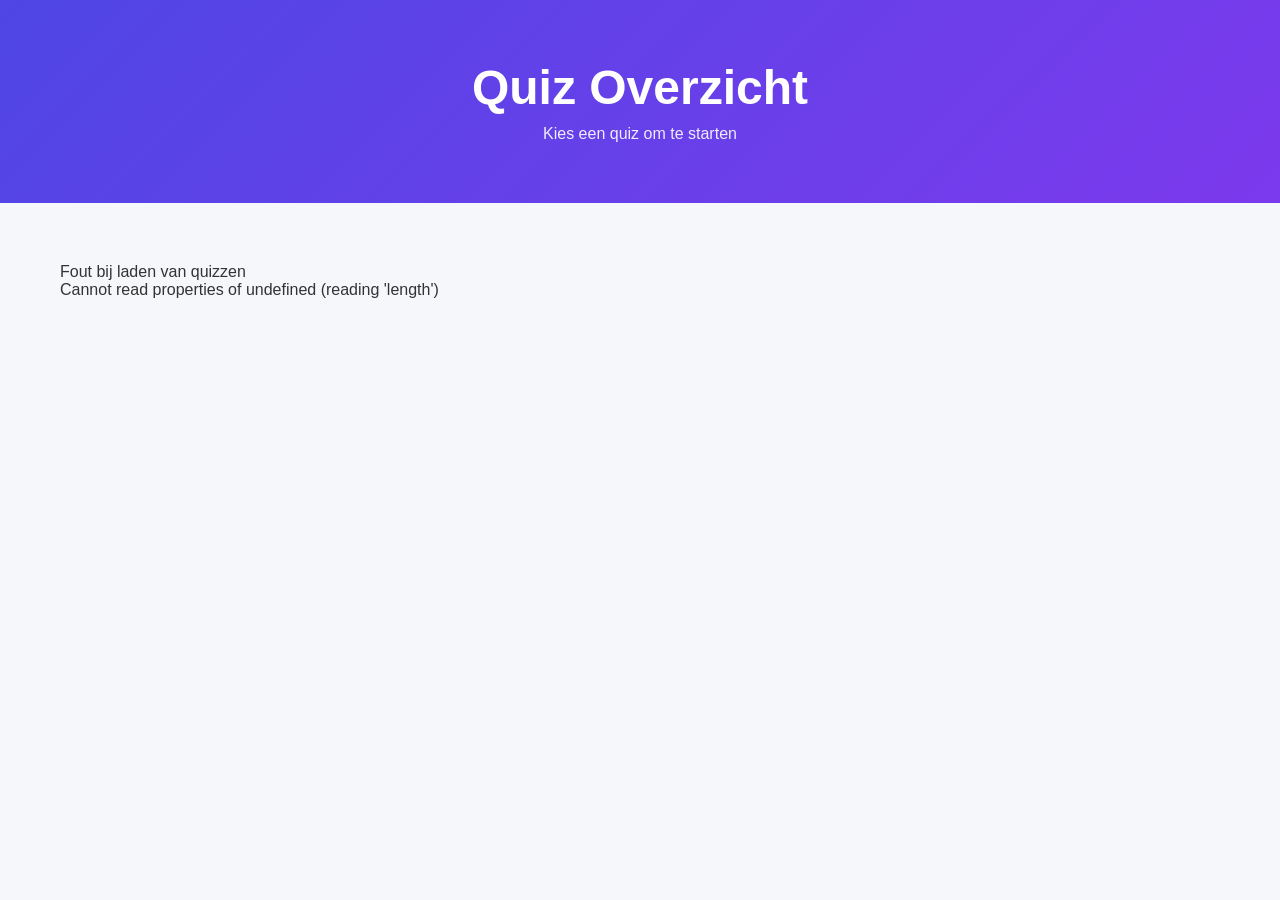
<file: index.html>
<!DOCTYPE html>
<html lang="nl">
<head>
    <meta charset="UTF-8">
    <meta name="viewport" content="width=device-width, initial-scale=1.0">
    <title>Quiz Overzicht</title>
    <link rel="stylesheet" href="style.css">
</head>
<body>

    <header>
        <h1>Quiz Overzicht</h1>
        <p>Kies een quiz om te starten</p>
    </header>

    <main id="quizContainer">
        <div class="loading">
            Quizzes loaden...
        </div>
    </main>

    <script src="script.js"></script>
</body>
</html>
</file>
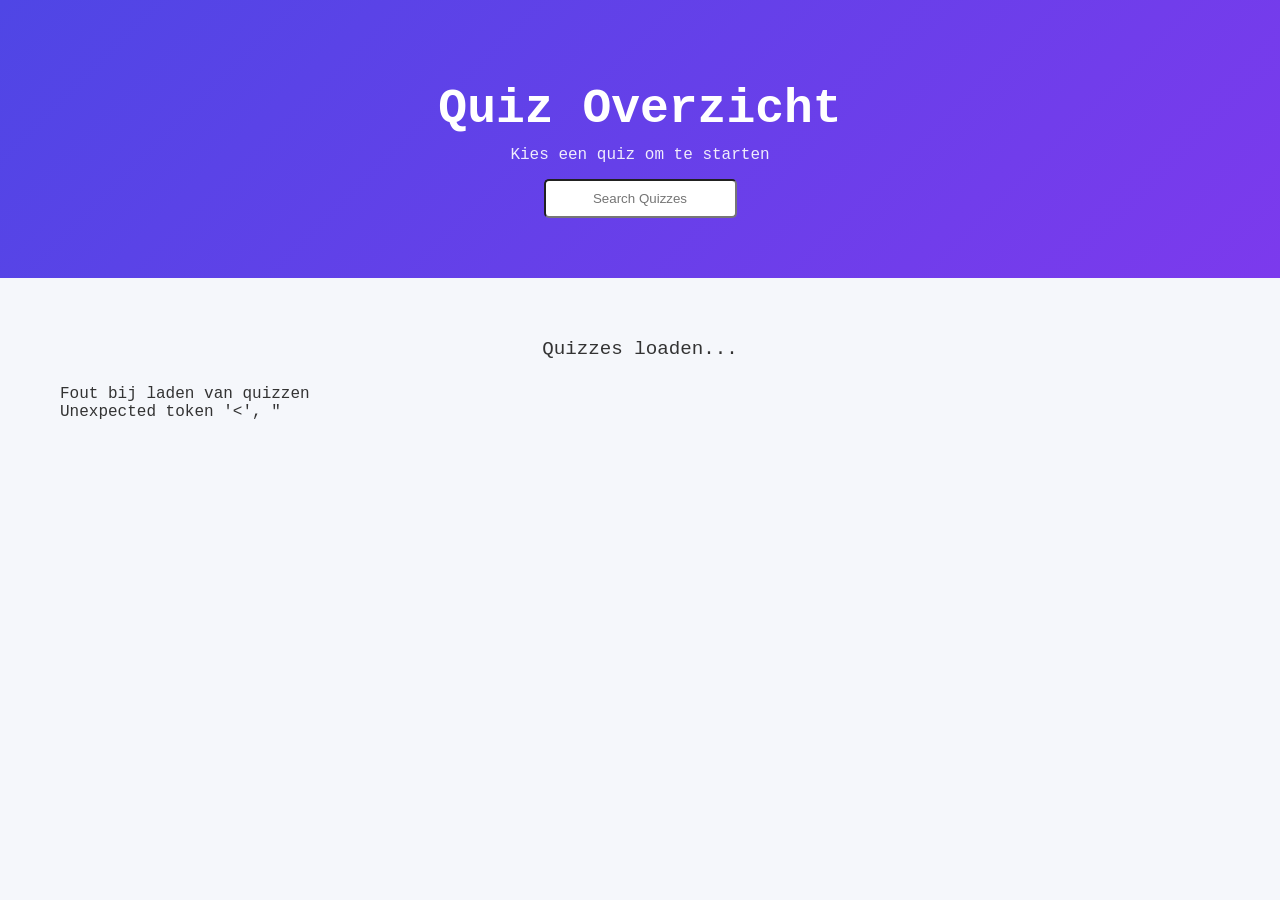
<file: overview/index.html>
<!DOCTYPE html>
<html lang="nl">
<head>
    <meta charset="UTF-8">
    <meta name="viewport" content="width=device-width, initial-scale=1.0">
    <title>Quiz Overzicht</title>
    <link href="style.css" rel="stylesheet">
</head>
<body>

    <header>
        <h1>Quiz Overzicht</h1>
        <p>Kies een quiz om te starten</p>
            <form id="searchbar">
                <input id="search" type="text" placeholder="Search Quizzes">
            </form>
    </header>

    <main id="quizContainer">
        <div class="loading">
            Quizzes loaden...
        </div>
    </main>
    <script defer type="module" src="script.js"></script>
</body>
</html>
</file>
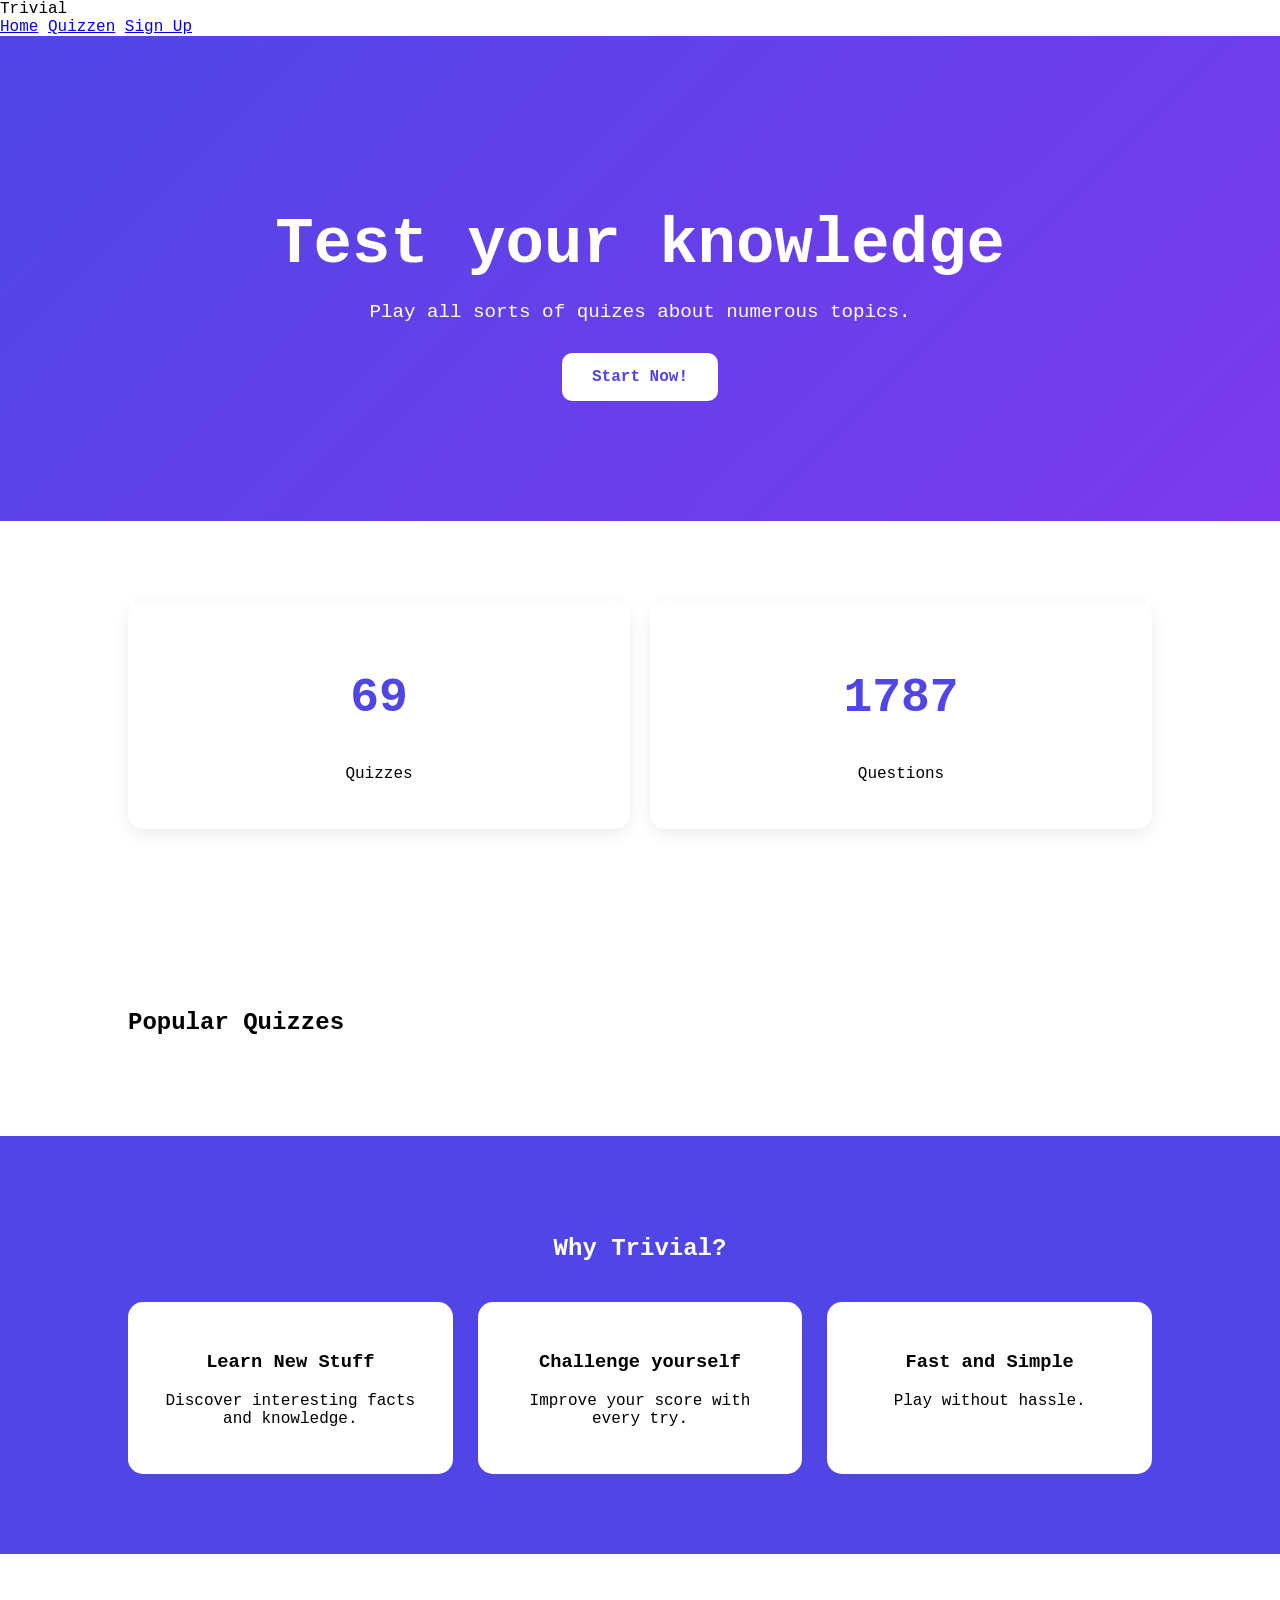
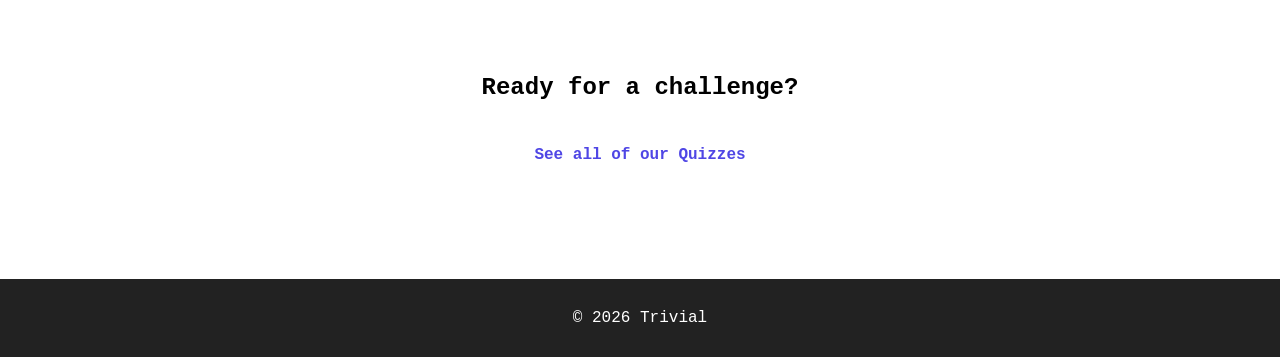
<file: HomePage/homepage.html>
<!DOCTYPE html>
<html lang="nl">
<head>
    <meta charset="UTF-8">
    <meta name="viewport" content="width=device-width, initial-scale=1.0">
    <title>Trivial</title>
    <link rel="stylesheet" href="homepage.css">
        <link rel="icon" type="image/png" href="/Bit-academy-project-week-1//favicon/web-app-manifest-192x192.png" />
</head>
<body>

    <nav>
        <div class="logo">Trivial</div>

        <div class="nav-links">
            <a href="homepage.html">Home</a>
            <a href="/Bit-academy-project-week-1/overview/index.html">Quizzen</a>
    <a href="/Bit-academy-project-week-1/LogInPage/login.html" class="signup-btn">Sign Up</a>
</div>
    </nav>

    <section class="hero">
        <h1>Test your knowledge</h1>
        <p>Play all sorts of quizes about numerous topics.</p>
        <a href="/Bit-academy-project-week-1/overview/index.html" class="hero-btn">Start Now!</a>
    </section>

    <section class="stats">
        <div class="stat-card">
            <h2 id="quizCount">69</h2>
            <p>Quizzes</p>
        </div>

        <div class="stat-card">
            <h2 id="questionCount">1787</h2>
            <p>Questions</p>
        </div>
    </section>

    <section class="featured">
        <h2>Popular Quizzes</h2>
        <div id="featuredContainer" class="featured-grid"></div>
    </section>

    <section class="benefits">
        <h2>Why Trivial?</h2>
        <div class="benefits-grid">
            <div class="benefit">
                <h3>Learn New Stuff</h3>
                <p>Discover interesting facts and knowledge.</p>
            </div>
            <div class="benefit">
                <h3>Challenge yourself</h3>
                <p>Improve your score with every try.</p>
            </div>
            <div class="benefit">
                <h3>Fast and Simple</h3>
                <p>Play without hassle.</p>
            </div>
        </div>
    </section>

    <section class="cta">
        <h2>Ready for a challenge?</h2>
        <a href="/Bit-academy-project-week-1/overview/index.html" class="hero-btn">See all of our Quizzes </a>
    </section>

    <footer>
        © 2026 Trivial
    </footer>
</body>
</html>
</file>
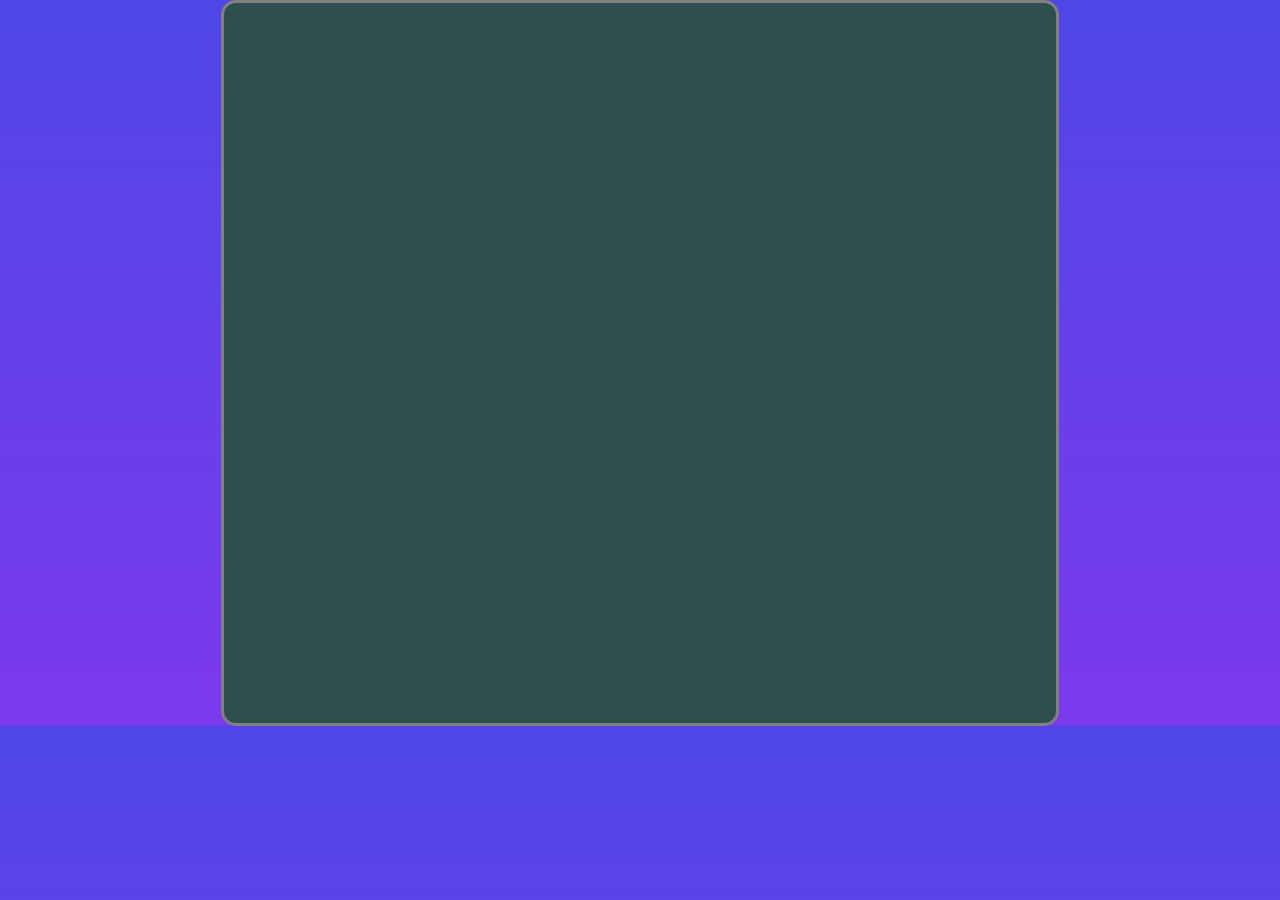
<file: quiz/quiz.html>
<!DOCTYPE html>
<html lang="en">
<head>
    <meta charset="UTF-8">
    <meta name="viewport" content="width=device-width, initial-scale=1.0">
    <title id="websitetitle"></title>
    <script defer src="quiz.js"></script>
    <link rel="stylesheet" href="quiz.css">
</head>
<body>
    <div id="outermodal">
        <div style="display: none;" id="resultsmodal">
            
        </div>
    </div>
    <div id="questions"></div>
</body>
</html>
</file>
<file: style.css>
*{
    margin:0;
    padding:0;
    box-sizing:border-box;
}

body{
    font-family:Arial, Helvetica, sans-serif;
    background:#f5f7fb;
    color:#333;
}

header{
    background:linear-gradient(135deg,#4f46e5,#7c3aed);
    color:white;
    text-align:center;
    padding:60px 20px;
}

header h1{
    font-size:3rem;
    margin-bottom:10px;
}

header p{
    opacity:0.9;
}

#quizContainer{
    max-width:1200px;
    margin:40px auto;
    padding:20px;

    display:grid;
    grid-template-columns:repeat(auto-fit,minmax(280px,1fr));
    gap:25px;
}

.quiz-card{
    background:white;
    border-radius:16px;
    overflow:hidden;
    box-shadow:0 5px 15px rgba(0,0,0,.1);
    transition:.3s;
}

.quiz-card:hover{
    transform:translateY(-5px);
}

.quiz-thumbnail{
    height:180px;
    background:#ddd;
    display:flex;
    align-items:center;
    justify-content:center;
    font-size:4rem;
}

.quiz-content{
    padding:20px;
}

.quiz-content h2{
    margin-bottom:10px;
}

.quiz-info{
    margin:15px 0;
    color:#666;
}

.start-btn{
    width:100%;
    border:none;
    background:#4f46e5;
    color:white;
    padding:12px;
    border-radius:8px;
    cursor:pointer;
    font-size:1rem;
}

.start-btn:hover{
    background:#4338ca;
}

.loading{
    grid-column:1/-1;
    text-align:center;
    font-size:1.2rem;
}


.quiz-image{
    width:100%;
    height:180px;
    object-fit:cover;
}

.quiz-description{
    color:#666;
    margin:10px 0;
    min-height:40px;
}

.quiz-stats{
    margin-bottom:15px;
    font-weight:bold;
}
</file>
<file: overview/style.css>
* {
    margin: 0;
    box-sizing: border-box;
}

html {
    scrollbar-width: none;
}

body {
    font-family: 'Courier New', Courier, monospace;
    background: #f5f7fb;
    color: #333;

}

header {
    display: flex;
    flex-direction: column;
    align-items: center;
    background: linear-gradient(135deg, #4f46e5, #7c3aed);
    color: white;
    text-align: center;
    padding: 60px 20px;
    padding-top: 82px;

}

header h1 {
    font-size: 3rem;
    margin-bottom: 10px;
}

header p {
    opacity: 0.9;
}

#quizContainer {
    max-width: 1200px;
    margin: 40px auto;
    padding: 20px;

    display: grid;
    grid-template-columns: repeat(auto-fit, minmax(280px, 1fr));
    gap: 25px;
}

.quiz-card {
    background: white;
    border-radius: 16px;
    overflow: hidden;
    box-shadow: 0 5px 15px rgba(0, 0, 0, .1);
    transition: .3s;
}

.quiz-card:hover {
    transform: translateY(-5px);
}

.quiz-thumbnail {
    height: 180px;
    background: #ddd;
    display: flex;
    align-items: center;
    justify-content: center;
    font-size: 4rem;
}

.quiz-content {
    padding: 20px;
}

.quiz-content h2 {
    margin-bottom: 10px;
}

.quiz-info {
    margin: 15px 0;
    color: #666;
}

a.start-btn {
    display: block;
    text-align: center;
    width: 100%;
    border: none;
    background: #4f46e5;
    color: white;
    padding: 12px;
    border-radius: 8px;
    cursor: pointer;
    font-size: 1rem;
    text-decoration: none;
    margin-top: 5px;
}

.start-btn:hover {
    background: #4338ca;
}

.loading {
    grid-column: 1/-1;
    text-align: center;
    font-size: 1.2rem;
}


.quiz-image {
    width: 100%;
    height: 180px;
    object-fit: cover;
}

.quiz-description {
    color: #666;
    margin: 10px 0;
    min-height: 40px;
}

.quiz-stats {
    margin-bottom: 15px;
    font-weight: bold;
}

#searchbar {
    display: flex;
    flex-direction: row;
    align-items: center;
    width: auto;
    margin-top: 15px;
}

input[type="text"] {
    padding: 10px;
    border-radius: 5px;
    text-align: center;
}
</file>
<file: HomePage/homepage.css>
html {
    scrollbar-width: none;
}

body {
    font-family: 'Courier New', Courier, monospace;
    margin: 0;
}

.hero {
    text-align: center;
    padding: 120px 20px;
    background: linear-gradient(135deg, #4f46e5, #7c3aed);
    color: white;
}

.hero h1 {
    font-size: 4rem;
    margin-bottom: 20px;
}

.hero p {
    max-width: 600px;
    margin: auto;
    margin-bottom: 30px;
    font-size: 1.2rem;
}

.hero-btn {
    display: inline-block;
    background: white;
    color: #4f46e5;
    padding: 15px 30px;
    border-radius: 10px;
    text-decoration: none;
    font-weight: bold;
}

.stats {
    display: grid;
    grid-template-columns: repeat(auto-fit, minmax(200px, 1fr));
    gap: 20px;
    padding: 80px 10%;
}

.stat-card {
    background: white;
    padding: 30px;
    text-align: center;
    border-radius: 15px;
    box-shadow: 0 5px 15px rgba(0, 0, 0, .08);
}

.stat-card h2 {
    font-size: 3rem;
    color: #4f46e5;
}

.featured {
    padding: 80px 10%;
    display: flex;
    align-items: center;
    flex-wrap: wrap;
}

#poptitle {
    text-align: center;
    margin-bottom: 40px;
}

.featured-grid {
    display: flex;
    flex-direction: row;
    align-items: center;
    flex-wrap: wrap;
    justify-content: space-evenly;
}

.featured-card {
    background: white;
    border-radius: 15px;
    overflow: hidden;
    box-shadow: 0 5px 15px rgba(0, 0, 0, .08);
}

.featured-card img {
    width: 100%;
    height: 200px;
    object-fit: cover;
}

.featured-card h3,
.featured-card p {
    padding: 15px;
}

.card-btn {
    display: block;
    margin: 15px;
    text-align: center;
    background: #4f46e5;
    color: white;
    text-decoration: none;
    padding: 12px;
    border-radius: 8px;
}

.benefits {
    padding: 80px 10%;
    background: #4f46e5;
}

.benefits h2 {
    text-align: center;
    margin-bottom: 40px;
    color: white;
    font-family: 'Courier New', Courier, monospace;
}

.benefits-grid {
    display: grid;
    grid-template-columns: repeat(auto-fit, minmax(250px, 1fr));
    gap: 25px;
}

.benefit {
    background: white;
    padding: 30px;
    border-radius: 15px;
    text-align: center;
}

.cta {
    text-align: center;
    padding: 100px 20px;
}

.cta h2 {
    margin-bottom: 30px;
}

footer {
    text-align: center;
    padding: 30px;
    background: #222;
    color: white;
}

.quiz-card {
    background: white;
    border-radius: 16px;
    overflow: hidden;
    box-shadow: 0 5px 15px rgba(0, 0, 0, .1);
    transition: .3s;
    width: 45%;
    margin-top: 15px;
}

.quiz-card:hover {
    transform: translateY(-5px);
}

.quiz-thumbnail {
    height: 180px;
    background: #ddd;
    display: flex;
    align-items: center;
    justify-content: center;
    font-size: 4rem;
}

.quiz-content {
    padding: 20px;
    display: flex;
    flex-direction: column;
    align-items: center;
}

.quiz-content h2 {
    margin: 0;
}

.quiz-info {
    margin: 15px 0;
    color: #666;
}

a.start-btn {
    text-align: center;
    width: 100%;
    border: none;
    background: #4f46e5;
    color: white;
    padding: 12px;
    border-radius: 8px;
    cursor: pointer;
    font-size: 1rem;
    text-decoration: none;
    margin-top: 5px;
}

.start-btn:hover {
    background: #4338ca;
}

.loading {
    grid-column: 1/-1;
    text-align: center;
    font-size: 1.2rem;
}


.quiz-image {
    width: 100%;
    height: 180px;
    object-fit: cover;
}

.quiz-description {
    color: #666;
    margin: 10px 0;
    min-height: 40px;
}

.quiz-stats {
    margin-bottom: 15px;
    font-weight: bold;
}
</file>
<file: quiz/quiz.css>
html {
    scrollbar-width: none;
}

body {
    margin: 0;
    display: flex;
    flex-direction: column;
    align-items: center;
    font-family: 'Segoe UI', Tahoma, Geneva, Verdana, sans-serif;
    background-image: linear-gradient(to bottom, #4f46e5,#7c3aed);
    
}

div#questions {
    display: flex;
    flex-direction: column;
    align-items: center;
    justify-content: space-between;
    overflow-y: scroll;
    scrollbar-width: none;
    width: 65vw;
    height: 80vh;
    border-radius: 15px;
    border: 3px gray solid;
    background-color: darkslategray;
}

div[id^="questionid"] {
    display: flex;
    width: 50vw;
    border-radius: 15px;
    flex-direction: column;
    align-items: center;
    border: 3px gray solid;
    background-color: white;
    margin-bottom: 7.5px;
    margin-top: 7.5px;
    overflow-wrap: anywhere;
    word-break: break-word;
}

label.answerdiv {
    width: 45%;
    background-color: white;
    border: 1px darkgray solid;
    margin: 3px;
    padding: 5px;
    border-radius: 5px;
}

label.answerdiv:hover {
    background-image: linear-gradient(to right, #4f46e5,#7c3aed);
}

label.answerdiv:hover > label {
    color: white;
    font-weight: bold;
}

button#submit {
    background-color: green;
    border: 3px solid greenyellow;
    margin-top: 30px;
    margin-bottom: 10px;
    padding: 12px;
    border-radius: 6px;
    color: white;
    font-weight: bold;
}

h3 {
    text-align: center;
    overflow-wrap: anywhere;
    word-break: break-word;
    padding: 0 12px;
}

h1 {
    color: white;
}

h2 {
    color: white;
    text-align: center;
    margin: 0;
    margin-bottom: 30px;
    margin-top: 30px;
}

p {
    text-align: center;
    color: white;
}

form {
    background-color: lightgray;
    margin-left: 15px;
    margin-bottom: 15px;
    margin-top: 20px;
    margin-right: 15px;
    width: 90%;
    padding: 5px;
    border-radius: 5px;
    display: flex;
    flex-direction: row;
    align-items: center;
    justify-content: space-around;
    flex-wrap: wrap;
}

img {
    max-width: 45%;
    border-radius: 15px;
    border-image: #7c3aed solid 3px;
}

progress {
    width: 65%;
    margin-bottom: 10px;
    height: 50px;
    color: black;
}

div[id^="titlediv"] {
    display: flex;
    flex-direction: column;
    align-items: center;
    width: 100%;
    box-sizing: border-box;
    padding: 0 12px;
}

input {
    margin-right: 10px;
}

div#outermodal {
    width: 100vw;
    height: 100vh;
    display: none;
    z-index: 1;
    background-color: rgba(0, 0, 0, 0.5);
    position: fixed;
}

div#flexmodal {
    display: flex;
    flex-direction: column;     
    align-items: center;
    justify-content: center;
    width: 100%;
    height: 100%;
}

div#resultsmodal {
    display: flex;
    flex-direction: column;
    align-items: center;
    justify-content: space-around;
    border-radius: 15px;
    border: white 3px solid;
    background-color: black;
    height: 80%;
    width: 40vw;
}

div#resultsmodal > p {
    font-size: bold;
}

div#buttondiv {
    display: flex;
    align-items: center;
    flex-direction: column;
    justify-content: space-evenly;
    flex-wrap: wrap;
}

a#homepage, a#overview, a#view {
    padding: 5px;
    margin: 10px;
    text-align: center;
    background-color: blue;
    color: white;
    border: solid darkblue 2px;
    border-radius: 5px;
    text-decoration: none;
    width: 60%;
    transition: width 1s ease;
}

a#homepage:hover, a#overview:hover, a#view:hover {
    width: 70%;
}

#progressWrapper {
    width: 100%;
    height: 20px;
    background: #ddd;
    border-radius: 10px;
    overflow: hidden;
}

#progressFill {
    width: 0%;
    height: 100%;
    background: #4caf50;
    transition: width 0.3s ease;
}

#errormessage {
    color: white;
    font-weight: bold;
    position: fixed;
    padding: 15px;
    background-image: linear-gradient(to right, #4f46e5,#7c3aed);
    border: white solid 3px;
    border-radius: 5px;
    position: fixed;
    margin-top: 15px;
    opacity: 80%;
}

#timer {
    color: white;
    font-weight: bold;
}
</file>
